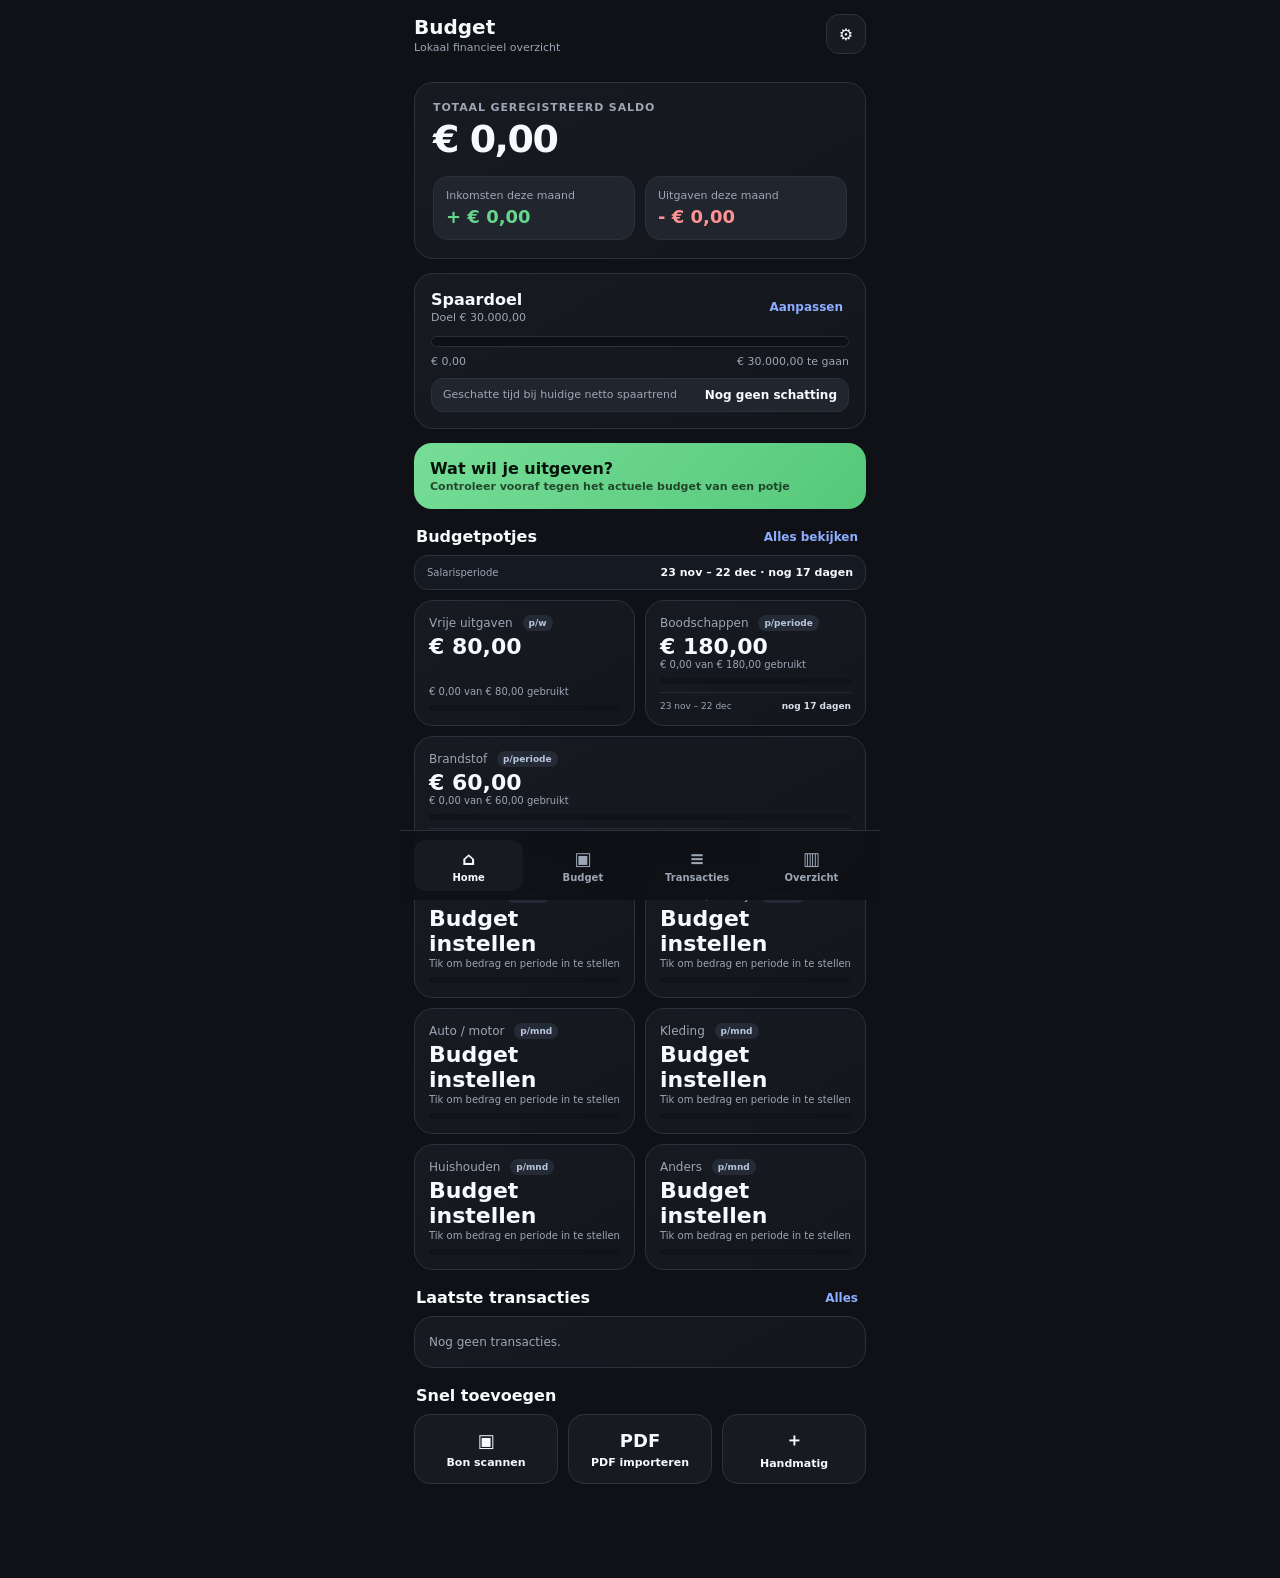
<file: index.html>
<!doctype html><html lang="nl"><head><meta charset="utf-8"><meta name="viewport" content="width=device-width,initial-scale=1"><title>Budget</title><script>location.replace('./app/src/main/assets/index.html'+location.search+location.hash)</script></head><body></body></html>
</file>
<file: app/src/main/assets/app.css>
:root{--bg:#0f1116;--card:#171a21;--card2:#20252e;--line:#2c323d;--txt:#f7f9fc;--muted:#9ca6b5;--green:#67d68d;--blue:#8cadff;--yellow:#f0c85d;--red:#ff7777;--r:19px}*{box-sizing:border-box}html,body{margin:0;background:var(--bg);color:var(--txt);font-family:Inter,system-ui,-apple-system,Segoe UI,Roboto,Arial,sans-serif}button,input,select{font:inherit}button{cursor:pointer}.app{width:min(100%,480px);margin:auto;padding:0 14px 94px;min-height:100vh}.top{position:sticky;top:0;z-index:20;margin:0 -14px;padding:14px;background:rgba(15,17,22,.94);backdrop-filter:blur(16px);display:flex;justify-content:space-between;align-items:center}.brand{font-size:20px;font-weight:850}.sub{font-size:11px;color:var(--muted);margin-top:2px}.gear{width:40px;height:40px;border-radius:13px;border:1px solid var(--line);background:var(--card);color:var(--txt)}.card{background:linear-gradient(150deg,var(--card),#13161b);border:1px solid var(--line);border-radius:var(--r)}.section{margin-top:14px}.balance{padding:18px}.eyebrow{font-size:11px;text-transform:uppercase;letter-spacing:.08em;color:var(--muted);font-weight:800}.big{font-size:38px;font-weight:900;letter-spacing:-.04em;margin-top:3px}.grid2{display:grid;grid-template-columns:1fr 1fr;gap:10px;margin-top:15px}.mini{padding:12px;border-radius:15px;background:var(--card2);border:1px solid var(--line)}.mini small{display:block;color:var(--muted);font-size:11px}.mini strong{display:block;margin-top:4px;font-size:18px}.pos{color:var(--green)}.neg{color:#ff9393}.goal{padding:16px}.row{display:flex;align-items:center;justify-content:space-between;gap:12px}.title{font-size:16px;font-weight:850}.link{border:0;background:none;color:var(--blue);font-weight:750;font-size:12px}.bar{height:11px;background:#0d1015;border:1px solid #2a3039;border-radius:99px;overflow:hidden;margin-top:12px}.bar span{display:block;height:100%;background:linear-gradient(90deg,var(--green),#a4efbd)}.goalfoot{display:flex;justify-content:space-between;color:var(--muted);font-size:11px;margin-top:8px}.goalestimate{margin-top:10px;padding:9px 11px;border-radius:12px;background:var(--card2);border:1px solid var(--line);font-size:11px;color:var(--muted);display:flex;justify-content:space-between;gap:10px}.goalestimate strong{color:var(--txt);font-size:12px}.period{display:inline-flex;align-items:center;margin-left:6px;padding:3px 6px;border-radius:999px;background:#242b36;color:#b8c5dc;font-size:9px;font-weight:850;vertical-align:1px}.salaryperiod{margin-top:8px;padding-top:8px;border-top:1px solid rgba(156,166,181,.14);font-size:9px;color:var(--muted);display:flex;justify-content:space-between;gap:8px;align-items:center}.salaryperiod strong{color:#d7deea;font-size:9px}.periodbanner{margin:0 0 10px;padding:10px 12px;border-radius:14px;background:#151922;border:1px solid var(--line);display:flex;justify-content:space-between;align-items:center;gap:10px}.periodbanner span{font-size:10px;color:var(--muted)}.periodbanner strong{font-size:11px;color:var(--txt)}.pot.wide{grid-column:1/-1;min-height:114px}.cta{width:100%;border:0;border-radius:18px;padding:16px;background:linear-gradient(135deg,#76dd97,#56c87a);color:#07120a;text-align:left;font-weight:900;font-size:16px}.cta small{display:block;font-size:11px;opacity:.72;margin-top:2px}.head{display:flex;align-items:center;justify-content:space-between;margin:18px 2px 9px}.pots{display:grid;grid-template-columns:1fr 1fr;gap:10px}.pot{padding:14px;min-height:126px;display:flex;flex-direction:column;justify-content:space-between}.potname{font-size:12px;color:var(--muted)}.left{font-size:22px;font-weight:880;margin-top:3px}.meter{height:6px;background:#101318;border-radius:99px;overflow:hidden;margin-top:8px}.meter span{display:block;height:100%;background:var(--blue)}.meta{font-size:10px;color:var(--muted)}.alert{padding:14px;display:flex;gap:10px;align-items:center;border-color:#5a4d24;background:linear-gradient(150deg,#201b10,#15181e)}.dot{width:10px;height:10px;border-radius:50%;background:var(--yellow);box-shadow:0 0 0 5px rgba(240,200,93,.13)}.grow{flex:1}.alert strong{font-size:13px}.alert small{display:block;color:var(--muted);margin-top:2px}.badge{padding:5px 8px;border-radius:99px;background:#302916;color:#f3d46f;font-size:11px;font-weight:800}.txlist{overflow:hidden}.tx{display:grid;grid-template-columns:40px 1fr auto;gap:10px;align-items:center;padding:13px 14px;border-top:1px solid var(--line)}.tx:first-child{border-top:0}.txicon{width:38px;height:38px;border-radius:12px;background:var(--card2);display:grid;place-items:center;font-weight:900;color:var(--blue)}.txname{font-size:13px;font-weight:800}.txsub{font-size:10px;color:var(--muted);margin-top:2px}.txamt{font-size:13px;font-weight:850;text-align:right}.unknown{background:linear-gradient(90deg,rgba(240,200,93,.06),transparent)}.quick{display:grid;grid-template-columns:repeat(3,1fr);gap:10px}.quick button{border:1px solid var(--line);border-radius:16px;background:var(--card);color:var(--txt);padding:13px 7px;font-weight:750;font-size:11px}.quick b{display:block;font-size:18px;margin-bottom:5px}.nav{position:fixed;bottom:0;left:50%;transform:translateX(-50%);width:min(100%,480px);padding:9px 14px calc(9px + env(safe-area-inset-bottom));background:rgba(15,17,22,.96);backdrop-filter:blur(16px);border-top:1px solid var(--line);display:grid;grid-template-columns:repeat(4,1fr);gap:5px;z-index:50}.nav button{border:0;background:transparent;color:var(--muted);border-radius:12px;padding:8px 4px;font-size:10px;font-weight:750}.nav button.active{background:var(--card);color:var(--txt)}.nav b{display:block;font-size:18px;margin-bottom:3px}.screen{display:none}.screen.active{display:block}.list{overflow:hidden}.setrow{display:flex;justify-content:space-between;align-items:center;gap:12px;padding:14px;border-top:1px solid var(--line)}.setrow:first-child{border-top:0}.setrow strong{font-size:13px}.setrow small{display:block;color:var(--muted);font-size:10px;margin-top:2px}.value{font-weight:850;color:var(--blue);font-size:13px}.modalbg{position:fixed;inset:0;background:rgba(0,0,0,.58);display:none;align-items:flex-end;justify-content:center;padding:12px;z-index:100}.modalbg.open{display:flex}.modal{width:min(100%,470px);max-height:88vh;overflow:auto;background:#171a21;border:1px solid var(--line);border-radius:24px;padding:17px}.handle{width:45px;height:5px;border-radius:99px;background:#3b424e;margin:0 auto 13px}.close{width:36px;height:36px;border:0;border-radius:11px;background:var(--card2);color:var(--txt)}.field{margin-top:13px}.field label{display:block;font-size:11px;color:var(--muted);font-weight:750;margin-bottom:6px}.input,.select{width:100%;padding:13px;border:1px solid var(--line);border-radius:14px;background:#101318;color:var(--txt);outline:none}.checkrow{display:flex;gap:9px;align-items:center;margin-top:13px;color:var(--muted);font-size:11px}.cats{display:grid;grid-template-columns:1fr 1fr;gap:8px}.cat{padding:11px;border-radius:13px;border:1px solid var(--line);background:var(--card2);color:var(--txt);text-align:left;font-weight:750;font-size:12px}.cat.on{border-color:#5ccf82;background:#16311f;color:#b9f4cc}.primary{width:100%;border:0;border-radius:14px;padding:13px;background:var(--green);color:#08120b;font-weight:900;margin-top:14px}.dangerbtn{width:100%;padding:11px;border-radius:13px;border:1px solid #6d3838;background:#291717;color:#ff9a9a;font-weight:750;margin-top:8px}.result{display:none;margin-top:14px;padding:13px;border-radius:15px;border:1px solid var(--line);background:var(--card2)}.result.show{display:block}.result.ok{border-color:#386c49;background:#14271a}.result.warn{border-color:#6c5b2b;background:#292313}.result.no{border-color:#6d3838;background:#291717}.result strong{font-size:13px}.result small{display:block;color:var(--muted);line-height:1.45;margin-top:3px}.detail{margin-top:10px}.drow{display:flex;justify-content:space-between;gap:14px;padding:10px 0;border-top:1px solid var(--line);font-size:12px}.drow:first-child{border-top:0}.drow span:first-child{color:var(--muted)}.tags{display:flex;flex-wrap:wrap;gap:6px;margin-top:10px}.tag{padding:5px 7px;border-radius:99px;background:var(--card2);color:#c8d0da;font-size:10px}.ghost{width:100%;padding:11px;border-radius:13px;border:1px solid var(--line);background:var(--card2);color:var(--txt);font-weight:750;margin-top:8px}.toast{position:fixed;left:50%;bottom:90px;transform:translateX(-50%) translateY(15px);width:min(calc(100% - 28px),450px);padding:12px 14px;border-radius:15px;background:#222832;border:1px solid #333b47;opacity:0;pointer-events:none;transition:.2s;z-index:130}.toast.show{opacity:1;transform:translateX(-50%) translateY(0)}.toast strong{font-size:12px}.toast small{display:block;color:var(--muted);font-size:10px;margin-top:2px}.empty{padding:18px 14px;color:var(--muted);font-size:12px}.hint{margin-top:8px;color:var(--muted);font-size:10px;line-height:1.45}.platform{padding:7px 9px;border-radius:10px;background:#101318;color:var(--muted);font-size:10px}.receiptline{padding:10px 0;border-top:1px solid var(--line)}.receiptline:first-child{border-top:0}.receiptline strong{font-size:12px}.receiptline small{display:block;color:var(--muted);font-size:10px;margin-top:2px}.split{display:grid;grid-template-columns:1fr 1fr;gap:8px}.hidden{display:none!important}
</file>
